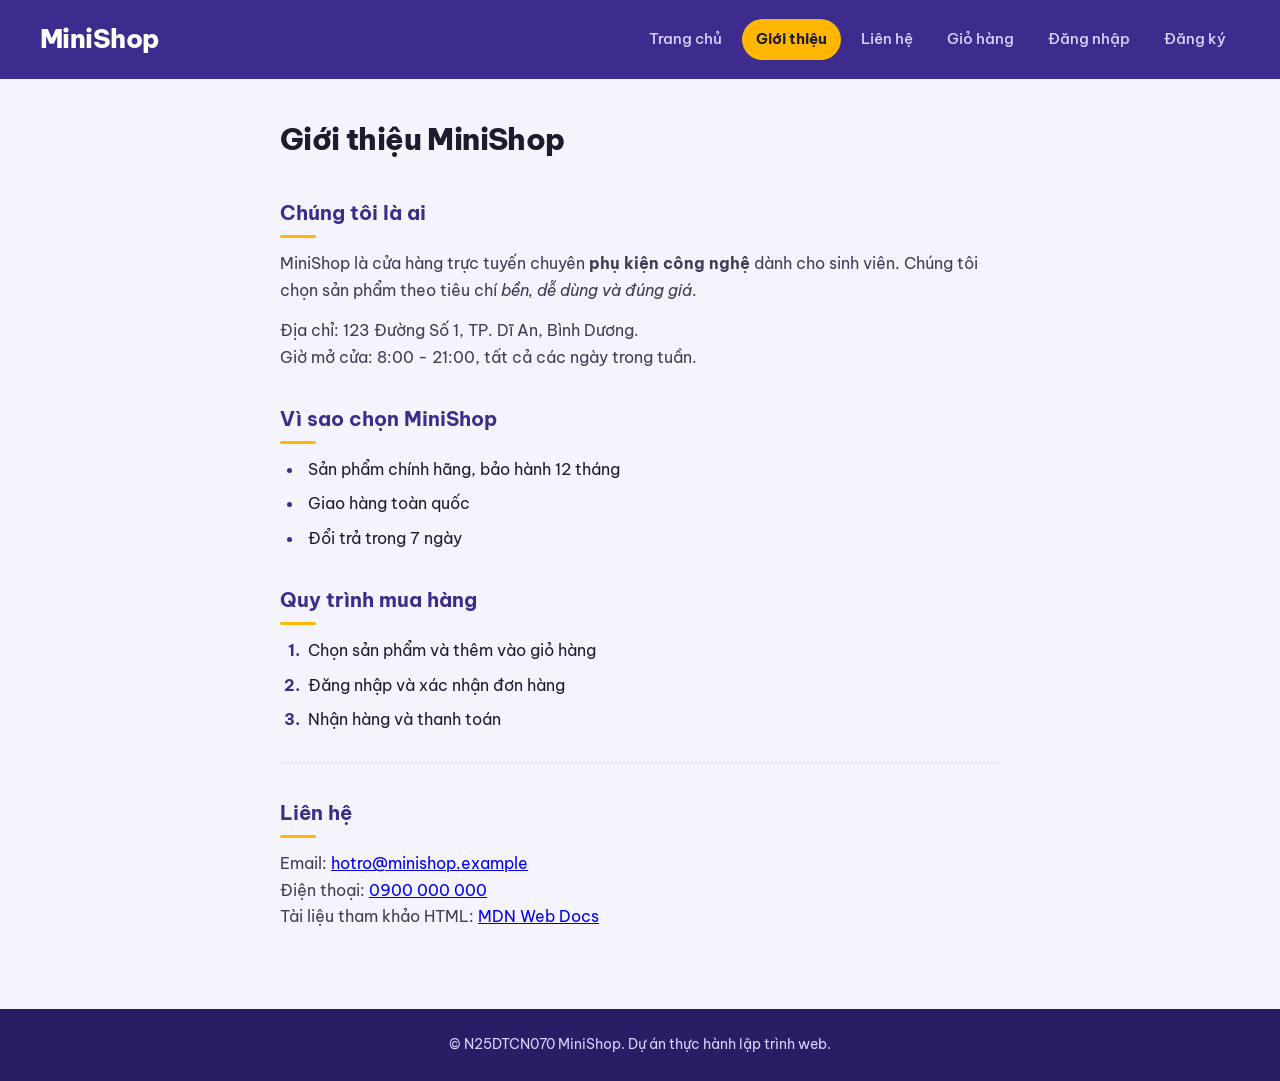
<file: about.html>
<!DOCTYPE html>
<html lang="vi">
<head>
    <meta charset="UTF-8">
    <meta name="viewport" content="width=device-width, initial-scale=1.0">
    <title>Giới thiệu - MiniShop</title>
    <link rel="stylesheet" href="css/style.css">
    <link rel="stylesheet" href="css/about.css">
</head>
<body>
    <header class="site-header">
        <h1>MiniShop</h1>
        <nav class="main-nav">
            <a href="index.html">Trang chủ</a> 
            <a href="about.html" class="active">Giới thiệu</a> 
            <a href="contact.html">Liên hệ</a> 
            <a href="cart.html">Giỏ hàng</a> 
            <a href="login.html">Đăng nhập</a> 
            <a href="register.html">Đăng ký</a>
        </nav>
    </header>

    <main>
        <h2>Giới thiệu MiniShop</h2>

        <h3>Chúng tôi là ai</h3>
        <p>
            MiniShop là cửa hàng trực tuyến chuyên <strong>phụ kiện công nghệ</strong>
            dành cho sinh viên. Chúng tôi chọn sản phẩm theo tiêu chí
            <em>bền, dễ dùng và đúng giá</em>.
        </p>
        <p>
            Địa chỉ: 123 Đường Số 1, TP. Dĩ An, Bình Dương.<br>
            Giờ mở cửa: 8:00 - 21:00, tất cả các ngày trong tuần.
        </p>

        <h3>Vì sao chọn MiniShop</h3>
        <ul>
            <li>Sản phẩm chính hãng, bảo hành 12 tháng</li>
            <li>Giao hàng toàn quốc</li>
            <li>Đổi trả trong 7 ngày</li>
        </ul>

        <h3>Quy trình mua hàng</h3>
        <ol>
            <li>Chọn sản phẩm và thêm vào giỏ hàng</li>
            <li>Đăng nhập và xác nhận đơn hàng</li>
            <li>Nhận hàng và thanh toán</li>
        </ol>

        <hr>

        <h3>Liên hệ</h3>
        <p>
            Email: <a href="mailto:hotro@minishop.example">hotro@minishop.example</a><br>
            Điện thoại: <a href="tel:0900000000">0900 000 000</a><br>
            Tài liệu tham khảo HTML:
            <a href="https://developer.mozilla.org/vi/docs/Web/HTML"
               target="_blank">MDN Web Docs</a>
        </p>
    </main>

    <footer class="site-footer">
        <p>&copy; N25DTCN070 MiniShop. Dự án thực hành lập trình web.</p>
    </footer>
</body>
</html>
</file>
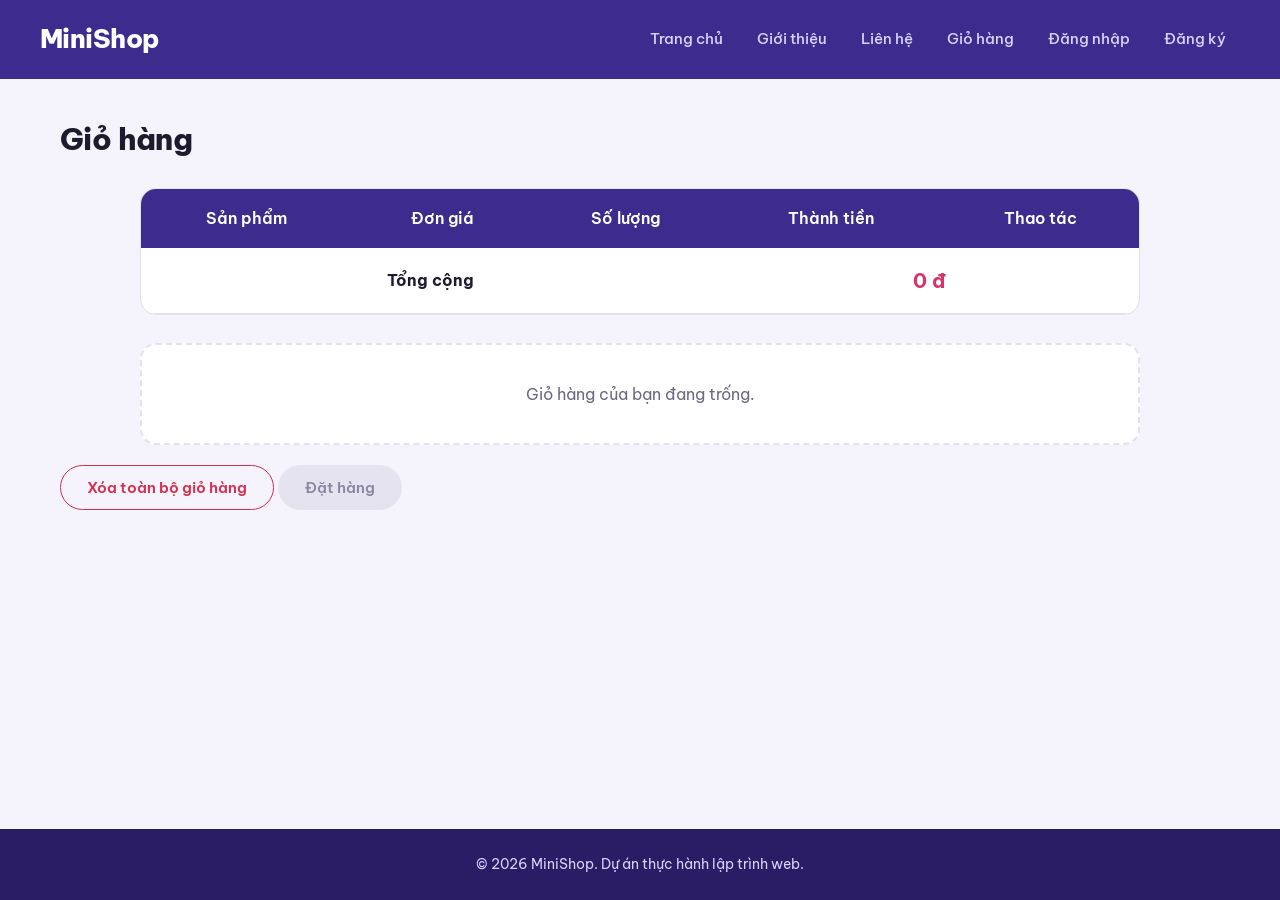
<file: cart.html>
<!DOCTYPE html>
<html lang="vi">
<head>
    <meta charset="UTF-8">
    <meta name="viewport" content="width=device-width, initial-scale=1.0">
    <title>Giỏ hàng - MiniShop</title>
    <link rel="stylesheet" href="css/style.css">
    <link rel="stylesheet" href="css/cart.css">
</head>
<body>
    <!-- ĐẦU TRANG -->
    <header class="site-header">
        <h1>MiniShop</h1>
        <nav class="main-nav">
            <a href="index.html">Trang chủ</a> 
            <a href="about.html">Giới thiệu</a> 
            <a href="contact.html">Liên hệ</a> 
            <a href="cart.html">Giỏ hàng</a> 
            <a href="login.html">Đăng nhập</a> 
            <a href="register.html">Đăng ký</a>
        </nav>
    </header>

    <!-- NỘI DUNG CHÍNH -->
    <main>
        <h2>Giỏ hàng</h2>

        <table class="cart-table">
            <thead>
                <tr>
                    <th>Sản phẩm</th>
                    <th>Đơn giá</th>
                    <th>Số lượng</th>
                    <th>Thành tiền</th>
                    <th>Thao tác</th>
                </tr>
            </thead>

            <tbody id="cart-items">
                <!-- JavaScript hiển thị sản phẩm tại đây -->
            </tbody>

            <tfoot>
                <tr>
                    <td colspan="3"><strong>Tổng cộng</strong></td>
                    <td colspan="2" id="cart-total">
                        <strong>0 đ</strong>
                    </td>
                </tr>
            </tfoot>
        </table>

        <p id="empty-cart" hidden>Giỏ hàng của bạn đang trống.</p>

        <p>
            <button type="button" id="clear-cart-btn">Xóa toàn bộ giỏ hàng</button>
            <button type="button" id="checkout-btn">Đặt hàng</button>
        </p>
    </main>

    <!-- CHÂN TRANG -->
    <footer class="site-footer">
        <p>&copy; 2026 MiniShop. Dự án thực hành lập trình web.</p>
    </footer>

    <script src="js/cart.js"></script>
</body>
</html>
</file>
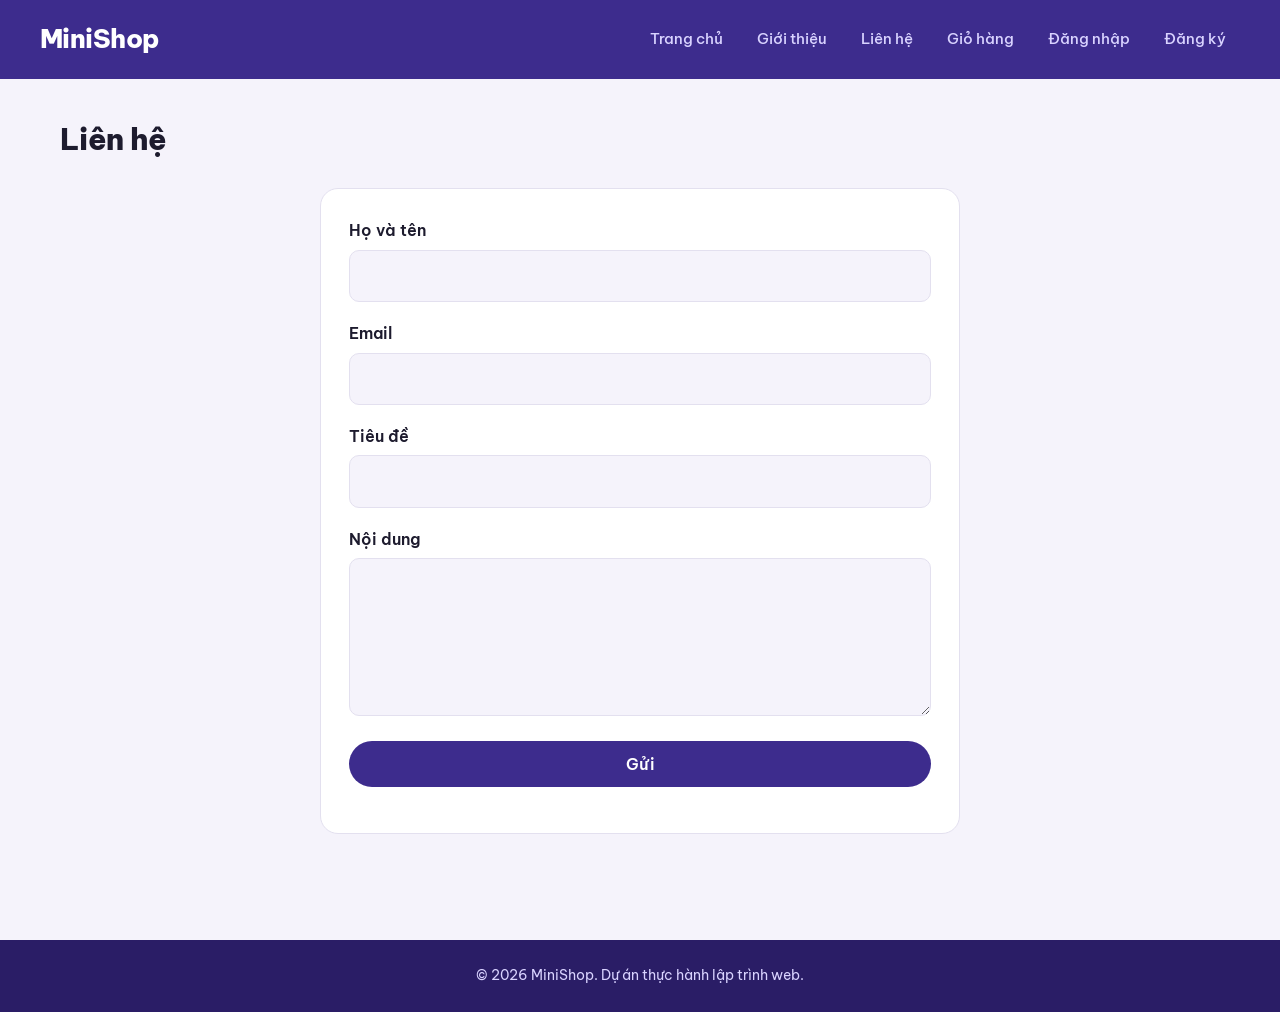
<file: contact.html>
<!doctype html>
<html lang="vi">
  <head>
    <meta charset="UTF-8" />
    <meta name="viewport" content="width=device-width, initial-scale=1.0" />
    <title>Liên hệ - MiniShop</title>
    <link rel="stylesheet" href="css/style.css" />
    <link rel="stylesheet" href="css/contact.css" />
  </head>
  <body>
    <!-- ĐẦU TRANG -->
    <header class="site-header">
      <h1>MiniShop</h1>
      <nav class="main-nav">
        <a href="index.html">Trang chủ</a>
        <a href="about.html">Giới thiệu</a>
        <a href="contact.html">Liên hệ</a>
        <a href="cart.html">Giỏ hàng</a>
        <a href="login.html">Đăng nhập</a>
        <a href="register.html">Đăng ký</a>
      </nav>
    </header>

    <!-- NỘI DUNG CHÍNH -->
    <main>
      <h2>Liên hệ</h2>

      <form action="contact.html" method="get" class="form">
        <p>
          <label for="fullname">Họ và tên</label><br />
          <input type="text" id="fullname" name="fullname" required />
        </p>
        <p>
          <label for="email">Email</label><br />
          <input type="email" id="email" name="email" required />
        </p>
        <p>
          <label for="subject">Tiêu đề</label><br />
          <input type="text" id="subject" name="subject" required />
        </p>
        <p>
          <label for="message">Nội dung</label><br />
          <textarea
            id="message"
            name="message"
            rows="5"
            cols="40"
            required
          ></textarea>
        </p>
        <p>
          <button type="submit">Gửi</button>
        </p>
      </form>
    </main>

    <!-- CHÂN TRANG -->
    <footer class="site-footer">
      <p>&copy; 2026 MiniShop. Dự án thực hành lập trình web.</p>
    </footer>
    <script src="js/contact.js"></script>
  </body>
</html>
</file>
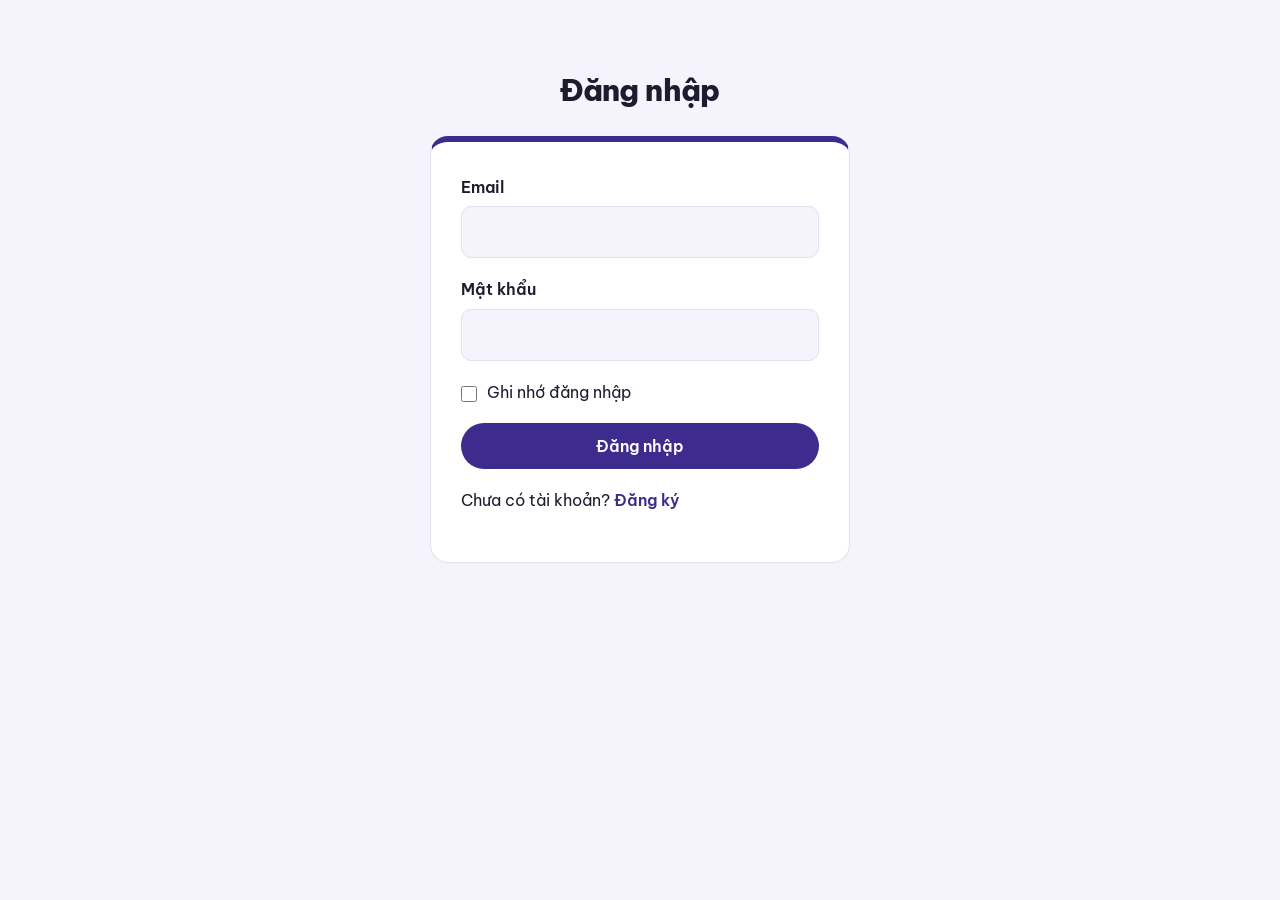
<file: login.html>
<!doctype html>
<html lang="vi">
  <head>
    <meta charset="UTF-8" />
    <meta name="viewport" content="width=device-width, initial-scale=1.0" />
    <title>Đăng nhập - MiniShop</title>
    <link rel="stylesheet" href="css/style.css" />
    <link rel="stylesheet" href="css/login.css" />
  </head>
  <body>
    <main>
      <h2>Đăng nhập</h2>

      <form class="form" id="login-form">
        <p>
          <label for="email">Email</label><br />
          <input type="email" id="email" name="email" required />
        </p>

        <p>
          <label for="password">Mật khẩu</label><br />
          <input type="password" id="password" name="password" required />
        </p>

        <p>
          <input type="checkbox" id="remember" name="remember" />
          <label for="remember">Ghi nhớ đăng nhập</label>
        </p>

        <p id="login-message"></p>

        <p>
          <button type="submit">Đăng nhập</button>
        </p>

        <p>Chưa có tài khoản? <a href="register.html">Đăng ký</a></p>
      </form>
    </main>

    <script src="js/login.js"></script>
  </body>
</html>
</file>
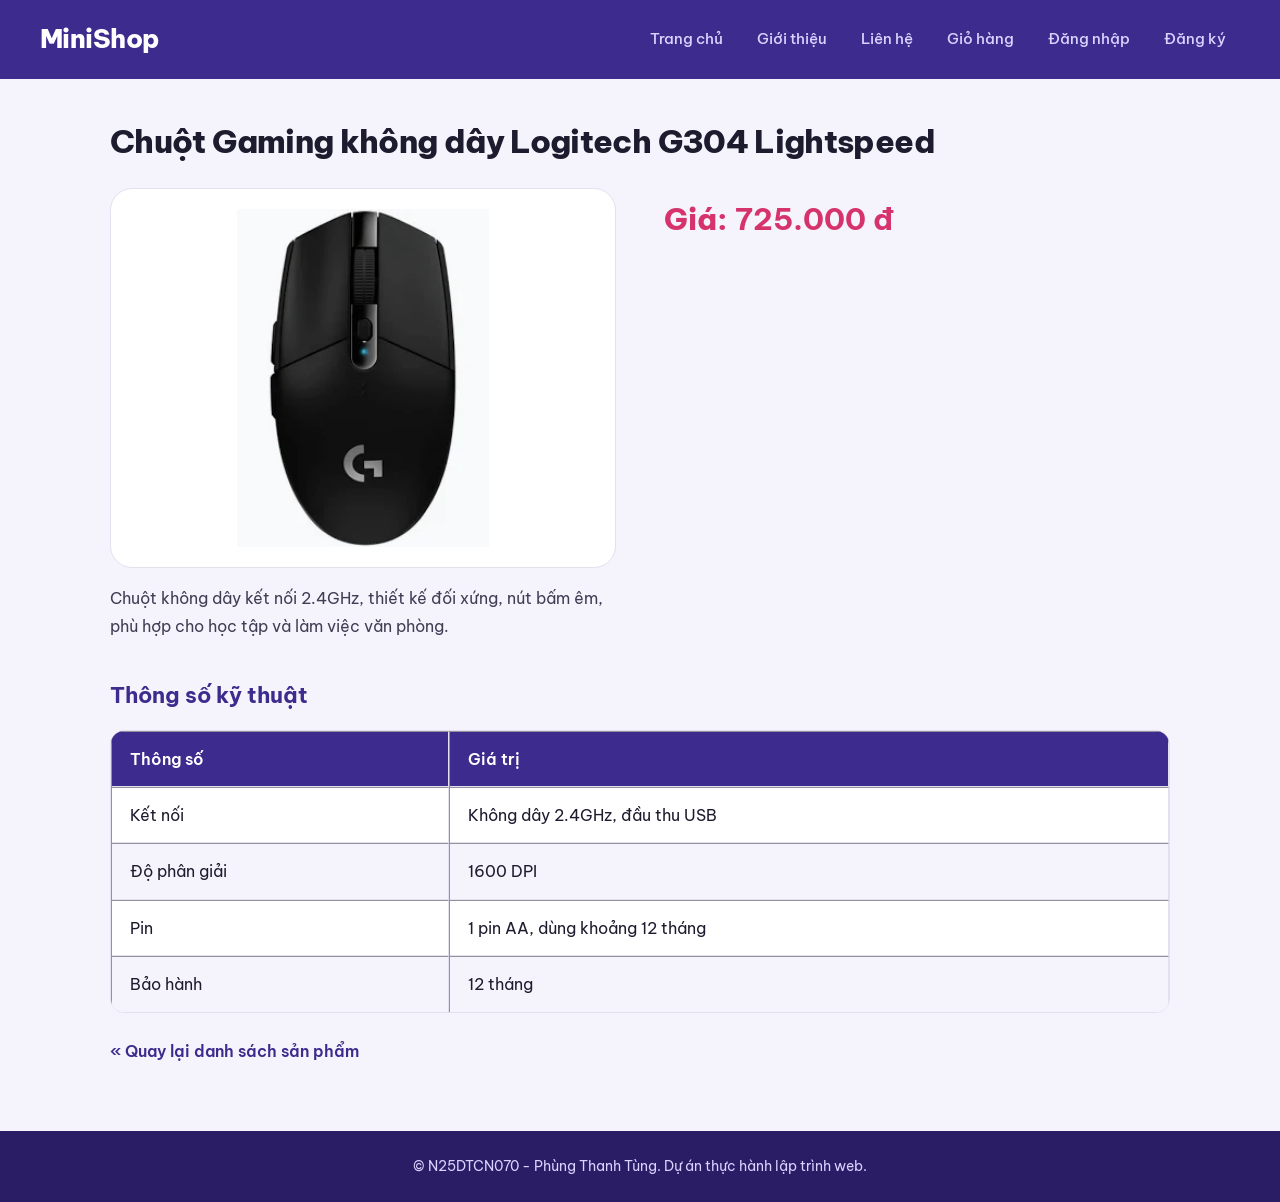
<file: product.html>
<!DOCTYPE html>
<html lang="vi">
<head>
    <meta charset="UTF-8">
    <meta name="viewport" content="width=device-width, initial-scale=1.0">
    <title>Chuột không dây M1 - MiniShop</title>
    <link rel="stylesheet" href="css/style.css">
    <link rel="stylesheet" href="css/product.css">
</head>
<body>
    <header class="site-header">
        <h1>MiniShop</h1>
        <nav class="main-nav">
            <a href="index.html">Trang chủ</a> 
            <a href="about.html">Giới thiệu</a> 
            <a href="contact.html">Liên hệ</a> 
            <a href="cart.html">Giỏ hàng</a> 
            <a href="login.html">Đăng nhập</a> 
            <a href="register.html">Đăng ký</a>
        </nav>
    </header>
    <main>
        <article class="product-detail">
            <h2>Chuột Gaming không dây Logitech G304 Lightspeed</h2>
            <img src="images/sp01.jpg" alt="Chuột Gaming không dây Logitech G304 Lightspeed" width="400">
            <p class="price">Giá: <strong>725.000 đ</strong></p>
            <p>
                Chuột không dây kết nối 2.4GHz, thiết kế đối xứng, nút bấm êm,
                phù hợp cho học tập và làm việc văn phòng.
            </p>

            <h3>Thông số kỹ thuật</h3>
            <table border="1">
                <thead>
                    <tr>
                        <th>Thông số</th>
                        <th>Giá trị</th>
                    </tr>
                </thead>
                <tbody>
                    <tr>
                        <td>Kết nối</td>
                        <td>Không dây 2.4GHz, đầu thu USB</td>
                    </tr>
                    <tr>
                        <td>Độ phân giải</td>
                        <td>1600 DPI</td>
                    </tr>
                    <tr>
                        <td>Pin</td>
                        <td>1 pin AA, dùng khoảng 12 tháng</td>
                    </tr>
                    <tr>
                        <td>Bảo hành</td>
                        <td>12 tháng</td>
                    </tr>
                </tbody>
            </table>

            <p><a href="index.html">&laquo; Quay lại danh sách sản phẩm</a></p>
        </article>
    </main>
    <footer class="site-footer">
        <p>&copy; N25DTCN070 - Phùng Thanh Tùng. Dự án thực hành lập trình web.</p>
    </footer>
</body>
</html>
</file>
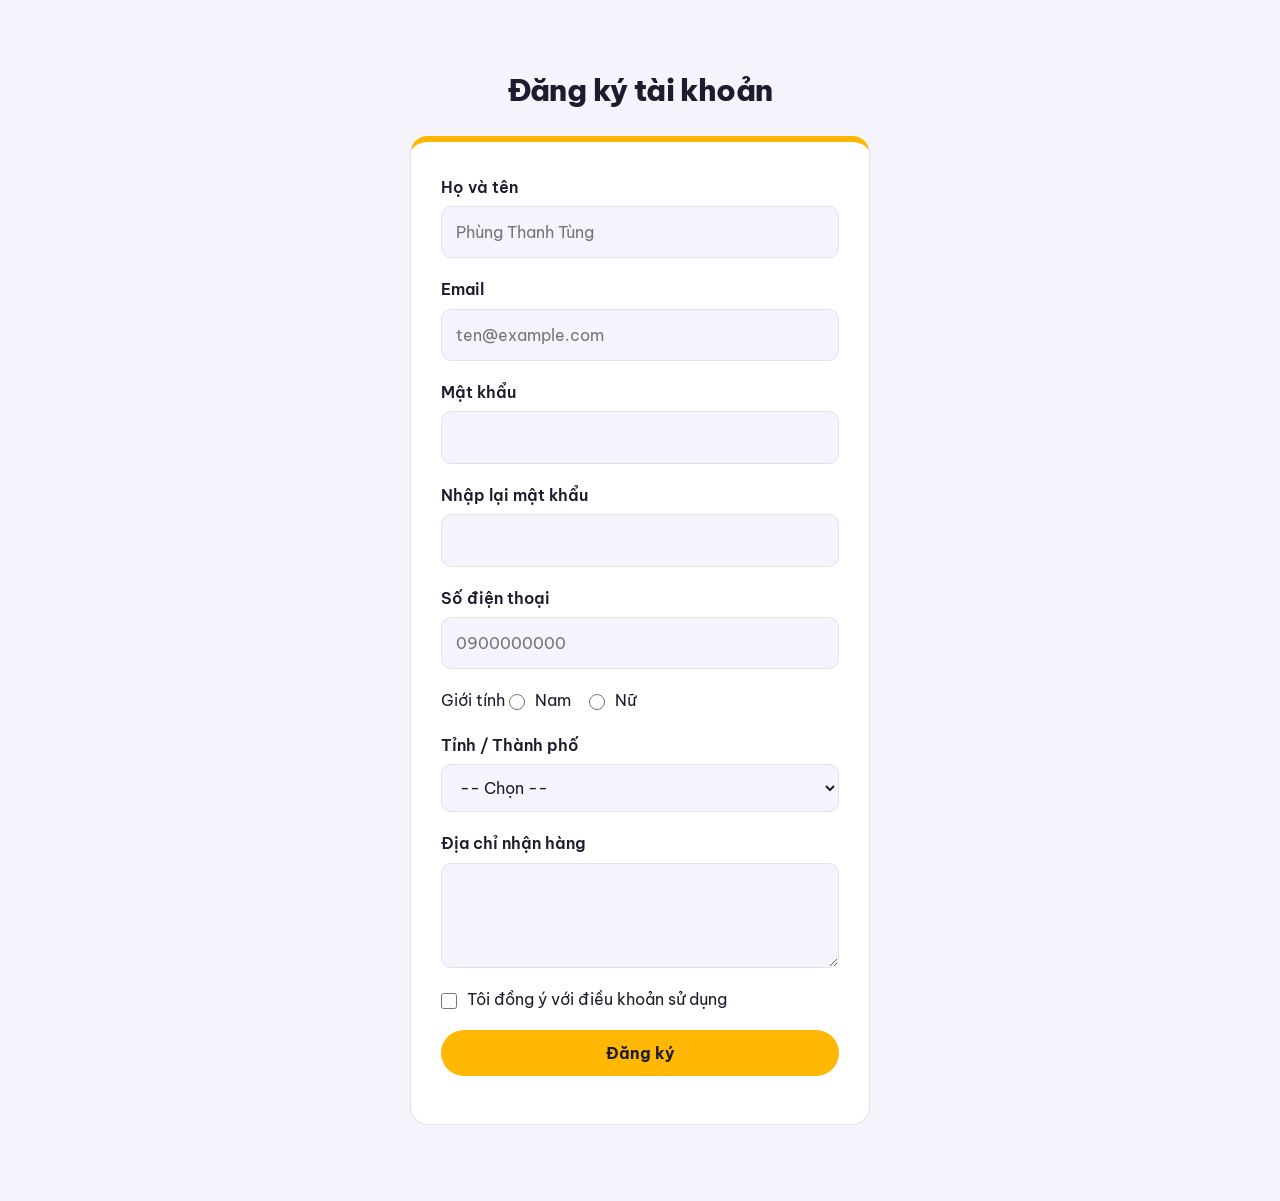
<file: register.html>
<!DOCTYPE html>
<html lang="vi">
<head>
    <meta charset="UTF-8">
    <meta name="viewport" content="width=device-width, initial-scale=1.0">
    <title>Đăng ký - MiniShop</title>
    <link rel="stylesheet" href="css/style.css">
    <link rel="stylesheet" href="css/register.css">
</head>
<body>

    <main>
        <h2>Đăng ký tài khoản</h2>

        <form class="form" id="register-form">
            <p>
                <label for="fullname">Họ và tên</label><br>
                <input type="text" id="fullname" name="fullname"
                       required minlength="2" maxlength="100" placeholder="Phùng Thanh Tùng">
            </p>
            <p>
                <label for="email">Email</label><br>
                <input type="email" id="email" name="email"
                       required placeholder="ten@example.com">
            </p>
            <p>
                <label for="password">Mật khẩu</label><br>
                <input type="password" id="password" name="password"
                       required minlength="6">
            </p>
            <p>
                <label for="password2">Nhập lại mật khẩu</label><br>
                <input type="password" id="password2" name="password2"
                       required minlength="6">
            </p>
            <p>
                <label for="phone">Số điện thoại</label><br>
                <input type="tel" id="phone" name="phone"
                       required pattern="0[0-9]{9}" placeholder="0900000000"
                       title="Số điện thoại gồm 10 chữ số, bắt đầu bằng số 0">
            </p>
            <p>
                Giới tính<br>
                <input type="radio" id="male" name="gender" value="male">
                <label for="male">Nam</label>
                <input type="radio" id="female" name="gender" value="female">
                <label for="female">Nữ</label>
            </p>
            <p>
                <label for="province">Tỉnh / Thành phố</label><br>
                <select id="province" name="province">
                    <option value="">-- Chọn --</option>
                    <option value="dong-nai">Đồng Nai</option>
                    <option value="hcm">TP. Hồ Chí Minh</option>
                    <option value="ha-noi">Hà Nội</option>
                    <option value="da-nang">Đà Nẵng</option>
                </select>
            </p>
            <p>
                <label for="address">Địa chỉ nhận hàng</label><br>
                <textarea id="address" name="address" rows="3" cols="40"></textarea>
            </p>
            <p>
                <input type="checkbox" id="agree" name="agree" value="1" required>
                <label for="agree">Tôi đồng ý với điều khoản sử dụng</label>
            </p>
            <p>
                <button type="submit">Đăng ký</button>
            </p>
        </form>
    </main>
    <script src="js/register.js"></script>
</body>
</html>
</file>
<file: css/style.css>
@import url("https://fonts.googleapis.com/css2?family=Be+Vietnam+Pro:wght@400;500;600;700;800&display=swap");

/* ===== BẢNG MÀU & FONT DÙNG CHUNG CHO TẤT CẢ TRANG ===== */
:root {
  --brand: #3d2c8d;
  --brand-dark: #2a1d66;
  --accent: #ffb703;
  --accent-dark: #e09f00;
  --price: #d6336c;
  --ink: #1d1b2e;
  --muted: #6b6880;
  --line: #e3e0ef;
  --paper: #f5f3fb;
  --surface: #ffffff;
  --danger: #d92d4b;
  --radius: 14px;
  --font: "Be Vietnam Pro", system-ui, -apple-system, "Segoe UI", Arial, sans-serif;
}

* {
  margin: 0;
  padding: 0;
  box-sizing: border-box;
}

body {
  font-family: var(--font);
  background-color: var(--paper);
  color: var(--ink);
  line-height: 1.65;
  min-height: 100vh;
  display: flex;
  flex-direction: column;
}

:focus-visible {
  outline: 3px solid var(--accent);
  outline-offset: 2px;
}

/* ===== HEADER ===== */
.site-header {
  background-color: var(--brand);
  color: #ffffff;
  padding: 18px 40px;
  display: flex;
  justify-content: space-between;
  align-items: center;
  flex-wrap: wrap;
  gap: 14px;
}

.site-header h1 {
  font-size: 26px;
  font-weight: 800;
  letter-spacing: -0.02em;
}

.main-nav {
  display: flex;
  align-items: center;
  flex-wrap: wrap;
  gap: 6px;
}

.main-nav a {
  color: #d9d3ff;
  text-decoration: none;
  font-size: 15px;
  font-weight: 500;
  padding: 8px 14px;
  border-radius: 999px;
  transition: background-color 0.2s, color 0.2s;
}

.main-nav a:hover {
  color: #ffffff;
  background-color: rgba(255, 255, 255, 0.12);
}

.main-nav a.active {
  background-color: var(--accent);
  color: var(--ink);
  font-weight: 700;
}

/* ===== NỘI DUNG CHÍNH ===== */
main {
  flex: 1;
  width: 100%;
  max-width: 1200px;
  margin: 36px auto;
  padding: 0 20px;
}

main h2 {
  text-align: left;
  font-size: 30px;
  font-weight: 800;
  letter-spacing: -0.02em;
  margin-bottom: 24px;
  color: var(--ink);
}

/* ===== DANH SÁCH SẢN PHẨM ===== */
.product-list {
  display: grid;
  grid-template-columns: repeat(auto-fill, minmax(230px, 1fr));
  gap: 22px;
}

.product-card {
  background-color: var(--surface);
  padding: 14px 14px 18px;
  border: 1px solid var(--line);
  border-radius: 18px;
  text-align: left;
  transition: border-color 0.2s;
}

.product-card:hover {
  border-color: var(--brand);
}

.product-card img {
  display: block;
  width: 100%;
  height: 200px;
  object-fit: contain;
  background-color: var(--paper);
  border-radius: 12px;
  padding: 12px;
  margin-bottom: 14px;
}

.product-card h3 {
  font-size: 17px;
  font-weight: 600;
  line-height: 1.4;
  margin-bottom: 6px;
}

.product-card .price {
  color: var(--price);
  font-size: 19px;
  font-weight: 700;
  margin-bottom: 4px;
}

.product-card a {
  color: var(--brand);
  font-weight: 600;
  text-decoration: none;
}

/* ===== HAI NÚT TRÊN THẺ SẢN PHẨM ===== */
.product-actions {
  display: flex;
  flex-direction: column;
  gap: 8px;
  margin-top: 14px;
}

.product-actions .btn-detail,
.product-actions .btn-add-cart {
  display: block;
  width: 100%;
  padding: 10px 14px;
  border-radius: 999px;
  font-family: inherit;
  font-size: 14px;
  font-weight: 600;
  line-height: 20px;
  text-align: center;
  text-decoration: none;
  cursor: pointer;
  transition: background-color 0.2s, color 0.2s;
}

/* Xem chi tiết: nút viền */
.product-actions .btn-detail {
  background-color: transparent;
  color: var(--brand);
  border: 1.5px solid var(--brand);
}

.product-actions .btn-detail:hover {
  background-color: var(--brand);
  color: #ffffff;
}

/* Thêm vào giỏ: nút đặc màu vàng */
.product-actions .btn-add-cart {
  background-color: var(--accent);
  color: var(--ink);
  border: 1.5px solid var(--accent);
}

.product-actions .btn-add-cart:hover {
  background-color: var(--accent-dark);
  border-color: var(--accent-dark);
}

/* ===== FOOTER ===== */
.site-footer {
  background-color: var(--brand-dark);
  color: #d9d3ff;
  text-align: center;
  font-size: 14px;
  padding: 24px 20px;
  margin-top: 30px;
}

/* ===== MÀN HÌNH NHỎ ===== */
@media (max-width: 600px) {
  .site-header {
    padding: 16px 20px;
  }

  main h2 {
    font-size: 24px;
  }
}

@media (prefers-reduced-motion: reduce) {
  * {
    transition: none !important;
  }
}
</file>
<file: css/about.css>
/* Cột nội dung hẹp để dễ đọc */
main h2,
main h3,
main > p,
main ul,
main ol {
    max-width: 720px;
    margin-left: auto;
    margin-right: auto;
}

main h2 {
    margin-bottom: 20px;
}

/* Tiêu đề phụ: gạch chân vàng ngắn */
main h3 {
    font-size: 20px;
    font-weight: 700;
    color: var(--brand);
    margin-top: 32px;
    margin-bottom: 12px;
}

main h3::after {
    content: "";
    display: block;
    width: 36px;
    height: 3px;
    margin-top: 6px;
    background-color: var(--accent);
    border-radius: 2px;
}

main > p {
    margin-bottom: 14px;
    color: #403d55;
}

/* Ảnh giới thiệu */
main > img {
    display: block;
    width: 100%;
    max-width: 720px;
    height: auto;
    margin: 0 auto 28px;
    border-radius: 20px;
}

/* Danh sách */
main ul,
main ol {
    padding-left: 24px;
    margin-bottom: 20px;
}

main li {
    margin-bottom: 8px;
    padding-left: 4px;
}

main li::marker {
    color: var(--brand);
    font-weight: 700;
}

/* Đường kẻ phân cách */
main hr {
    max-width: 720px;
    border: none;
    border-top: 2px dotted var(--line);
    margin: 30px auto;
}
</file>
<file: css/cart.css>
/* Bảng giỏ hàng */
.cart-table {
    width: 100%;
    max-width: 1000px;
    margin: 0 auto 28px;
    border-collapse: separate;
    border-spacing: 0;
    background-color: var(--surface);
    border: 1px solid var(--line);
    border-radius: 16px;
    overflow: hidden;
}

.cart-table th,
.cart-table td {
    padding: 16px;
    text-align: center;
    border-bottom: 1px solid var(--line);
}

.cart-table th {
    background-color: var(--brand);
    color: #ffffff;
    font-weight: 600;
    border-bottom: none;
}

.cart-table tbody tr:last-child td {
    border-bottom: none;
}

.cart-table tbody tr:hover {
    background-color: var(--paper);
}

/* Ô nhập số lượng */
.cart-table input[type="number"] {
    width: 70px;
    padding: 8px;
    border: 1.5px solid var(--line);
    border-radius: 999px;
    font: inherit;
    text-align: center;
    background-color: var(--paper);
}

.cart-table input[type="number"]:focus {
    outline: none;
    border-color: var(--brand);
    box-shadow: 0 0 0 3px rgba(61, 44, 141, 0.18);
}

/* Tổng tiền */
#cart-total {
    font-size: 20px;
    font-weight: 700;
    color: var(--price);
}

/* Giỏ hàng trống */
#empty-cart {
    max-width: 1000px;
    margin: 20px auto;
    padding: 36px 20px;
    text-align: center;
    color: var(--muted);
    background-color: var(--surface);
    border: 2px dashed var(--line);
    border-radius: 16px;
}

/* Các nút trong trang giỏ hàng */
main button {
    padding: 12px 26px;
    font-family: inherit;
    font-size: 15px;
    font-weight: 600;
    border: 1.5px solid transparent;
    border-radius: 999px;
    cursor: pointer;
    transition: background-color 0.2s, color 0.2s;
}

/* Đặt hàng: nút vàng */
#checkout-btn {
    background-color: var(--accent);
    color: var(--ink);
}

#checkout-btn:hover {
    background-color: var(--accent-dark);
}

/* Xóa giỏ hàng & xóa từng sản phẩm: nút viền đỏ */
#clear-cart-btn,
.remove-btn {
    background-color: transparent;
    color: var(--danger);
    border-color: var(--danger);
}

#clear-cart-btn:hover,
.remove-btn:hover {
    background-color: var(--danger);
    color: #ffffff;
}

.remove-btn {
    padding: 7px 16px;
    font-size: 14px;
}

/* Nút bị vô hiệu hóa */
main button:disabled,
#checkout-btn:disabled,
#clear-cart-btn:disabled,
.remove-btn:disabled {
    background-color: #e6e3f0;
    color: #8a87a0;
    border-color: transparent;
    cursor: not-allowed;
}

/* Liên kết */
main a {
    color: var(--brand);
    font-weight: 600;
    text-decoration: none;
}

main a:hover {
    text-decoration: underline;
}

@media (max-width: 600px) {
    .cart-table th,
    .cart-table td {
        padding: 10px 8px;
        font-size: 14px;
    }
}
</file>
<file: css/contact.css>
main h3 {
    font-size: 20px;
    font-weight: 700;
    color: var(--brand);
    margin: 28px 0 14px;
}

main > p {
    max-width: 700px;
    margin: 0 auto 14px;
    color: #403d55;
}

/* Thông tin liên hệ */
main address {
    max-width: 700px;
    margin: 20px auto;
    padding: 20px 24px;
    background-color: var(--surface);
    border: 1px solid var(--line);
    border-left: 6px solid var(--accent);
    border-radius: 14px;
    line-height: 2;
    font-style: normal;
}

/* Form liên hệ */
main form {
    max-width: 640px;
    margin: 20px auto 40px;
    padding: 28px;
    background-color: var(--surface);
    border: 1px solid var(--line);
    border-radius: 18px;
}

main form p {
    margin-bottom: 18px;
}

main form label {
    display: inline-block;
    margin-bottom: 6px;
    font-weight: 600;
    color: var(--ink);
}

main form input[type="text"],
main form input[type="email"],
main form textarea {
    width: 100%;
    padding: 12px 14px;
    background-color: var(--paper);
    border: 1.5px solid var(--line);
    border-radius: 10px;
    font: inherit;
    box-sizing: border-box;
}

main form textarea {
    resize: vertical;
    min-height: 130px;
}

main form input:focus,
main form textarea:focus {
    outline: none;
    background-color: var(--surface);
    border-color: var(--brand);
    box-shadow: 0 0 0 3px rgba(61, 44, 141, 0.18);
}

main form button {
    width: 100%;
    padding: 13px;
    background-color: var(--brand);
    color: #ffffff;
    border: none;
    border-radius: 999px;
    font-family: inherit;
    font-size: 16px;
    font-weight: 600;
    cursor: pointer;
    transition: background-color 0.2s;
}

main form button:hover {
    background-color: var(--brand-dark);
}

main a {
    color: var(--brand);
    font-weight: 600;
    text-decoration: none;
}

main a:hover {
    text-decoration: underline;
}
</file>
<file: css/login.css>
main h2 {
    text-align: center;
    margin: 30px 0 20px;
}

main form {
    max-width: 420px;
    margin: 20px auto 40px;
    padding: 32px 30px 30px;
    background-color: var(--surface);
    border: 1px solid var(--line);
    border-top: 6px solid var(--brand);
    border-radius: 18px;
}

main form p {
    margin-bottom: 18px;
}

/* Label đứng riêng trên ô nhập */
main form label {
    display: block;
    margin-bottom: 6px;
    color: var(--ink);
    font-weight: 600;
}

/* <br> trong HTML không cần nữa vì label đã xuống dòng */
main form br {
    display: none;
}

/* Label đứng cạnh ô tick: nằm cùng một dòng */
main form input[type="checkbox"] + label,
main form input[type="radio"] + label {
    display: inline;
    margin: 0 14px 0 6px;
    font-weight: 400;
}

main form input[type="checkbox"],
main form input[type="radio"] {
    accent-color: var(--brand);
    width: 16px;
    height: 16px;
    vertical-align: middle;
}

main form input[type="text"],
main form input[type="email"],
main form input[type="password"] {
    width: 100%;
    padding: 12px 14px;
    background-color: var(--paper);
    border: 1.5px solid var(--line);
    border-radius: 10px;
    box-sizing: border-box;
    font: inherit;
}

main form input[type="text"]:focus,
main form input[type="email"]:focus,
main form input[type="password"]:focus {
    outline: none;
    background-color: var(--surface);
    border-color: var(--brand);
    box-shadow: 0 0 0 3px rgba(61, 44, 141, 0.18);
}

/* Thông báo lỗi / thành công từ JS */
#login-message {
    font-size: 14px;
    color: var(--danger);
}

#login-message:empty {
    display: none;
}

main form button {
    width: 100%;
    padding: 13px;
    background-color: var(--brand);
    color: #ffffff;
    border: none;
    border-radius: 999px;
    font-family: inherit;
    font-size: 16px;
    font-weight: 600;
    cursor: pointer;
    transition: background-color 0.2s;
}

main form button:hover {
    background-color: var(--brand-dark);
}

main a {
    color: var(--brand);
    font-weight: 600;
    text-decoration: none;
}

main a:hover {
    text-decoration: underline;
}
</file>
<file: css/product.css>
main {
    width: 100%;
    max-width: 1100px;
    margin: 36px auto;
    padding: 0 20px;
    box-sizing: border-box;
}

/* Khung chi tiết sản phẩm: không viền ngoài, ảnh bên trái, thông tin bên phải */
.product-detail {
    display: grid;
    grid-template-columns: 1fr 1fr;
    gap: 16px 48px;
    align-items: start;
}

/* Tên sản phẩm */
.product-detail h2 {
    grid-column: 1 / -1;
    text-align: left;
    color: var(--ink);
    font-size: 32px;
    font-weight: 800;
    letter-spacing: -0.02em;
    margin: 0 0 4px;
}

/* Hình ảnh */
.product-detail > img {
    width: 100%;
    height: 380px;
    object-fit: contain;
    background-color: var(--surface);
    border: 1px solid var(--line);
    border-radius: 22px;
    padding: 20px;
    box-sizing: border-box;
}

/* Giá */
.product-detail .price {
    color: var(--price);
    font-size: 30px;
    font-weight: 800;
    margin: 4px 0 8px;
}

/* Mô tả */
.product-detail > p {
    line-height: 1.8;
    color: #403d55;
}

/* Tiêu đề thông số kỹ thuật */
.product-detail h3 {
    grid-column: 1 / -1;
    color: var(--brand);
    font-size: 22px;
    font-weight: 700;
    margin: 20px 0 0;
}

/* Bảng thông số kỹ thuật */
.product-detail table {
    grid-column: 1 / -1;
    width: 100%;
    border-collapse: separate;
    border-spacing: 0;
    background-color: var(--surface);
    border: 1px solid var(--line);
    border-radius: 14px;
    overflow: hidden;
}

.product-detail th,
.product-detail td {
    padding: 14px 18px;
    text-align: left;
    border-bottom: 1px solid var(--line);
}

.product-detail th {
    background-color: var(--brand);
    color: #ffffff;
    font-weight: 600;
}

.product-detail tbody tr:last-child td {
    border-bottom: none;
}

.product-detail tbody tr:nth-child(even) {
    background-color: var(--paper);
}

.product-detail tbody tr:hover {
    background-color: #fff4d6;
}

/* Liên kết quay lại */
.product-detail > p:last-child {
    grid-column: 1 / -1;
    margin-top: 8px;
}

.product-detail a {
    color: var(--brand);
    font-weight: 600;
    text-decoration: none;
}

.product-detail a:hover {
    text-decoration: underline;
}

/* Màn hình nhỏ: xếp một cột */
@media (max-width: 720px) {
    .product-detail {
        grid-template-columns: 1fr;
        gap: 14px;
    }

    .product-detail h2 {
        font-size: 26px;
    }

    .product-detail > img {
        height: 280px;
    }
}
</file>
<file: css/register.css>
main h2 {
    text-align: center;
    margin: 30px 0 20px;
}

main form {
    max-width: 460px;
    margin: 20px auto 40px;
    padding: 32px 30px 30px;
    background-color: var(--surface);
    border: 1px solid var(--line);
    border-top: 6px solid var(--accent);
    border-radius: 18px;
}

main form p {
    margin-bottom: 18px;
}

/* Label đứng riêng trên ô nhập */
main form label {
    display: block;
    margin-bottom: 6px;
    color: var(--ink);
    font-weight: 600;
}

/* <br> trong HTML không cần nữa vì label đã xuống dòng */
main form br {
    display: none;
}

/* Label đứng cạnh radio / checkbox: nằm cùng một dòng */
main form input[type="checkbox"] + label,
main form input[type="radio"] + label {
    display: inline;
    margin: 0 14px 0 6px;
    font-weight: 400;
}

main form input[type="checkbox"],
main form input[type="radio"] {
    accent-color: var(--brand);
    width: 16px;
    height: 16px;
    vertical-align: middle;
}

/* Ô nhập, ô chọn, ô văn bản */
main form input[type="text"],
main form input[type="email"],
main form input[type="password"],
main form input[type="tel"],
main form select,
main form textarea {
    display: block;
    width: 100%;
    padding: 12px 14px;
    background-color: var(--paper);
    border: 1.5px solid var(--line);
    border-radius: 10px;
    box-sizing: border-box;
    font: inherit;
    color: var(--ink);
}

main form textarea {
    resize: vertical;
    min-height: 90px;
}

main form input[type="text"]:focus,
main form input[type="email"]:focus,
main form input[type="password"]:focus,
main form input[type="tel"]:focus,
main form select:focus,
main form textarea:focus {
    outline: none;
    background-color: var(--surface);
    border-color: var(--brand);
    box-shadow: 0 0 0 3px rgba(61, 44, 141, 0.18);
}

main form button {
    width: 100%;
    padding: 13px;
    background-color: var(--accent);
    color: var(--ink);
    border: none;
    border-radius: 999px;
    font-family: inherit;
    font-size: 16px;
    font-weight: 700;
    cursor: pointer;
    transition: background-color 0.2s;
}

main form button:hover {
    background-color: var(--accent-dark);
}

main a {
    color: var(--brand);
    font-weight: 600;
    text-decoration: none;
}

main a:hover {
    text-decoration: underline;
}
</file>
